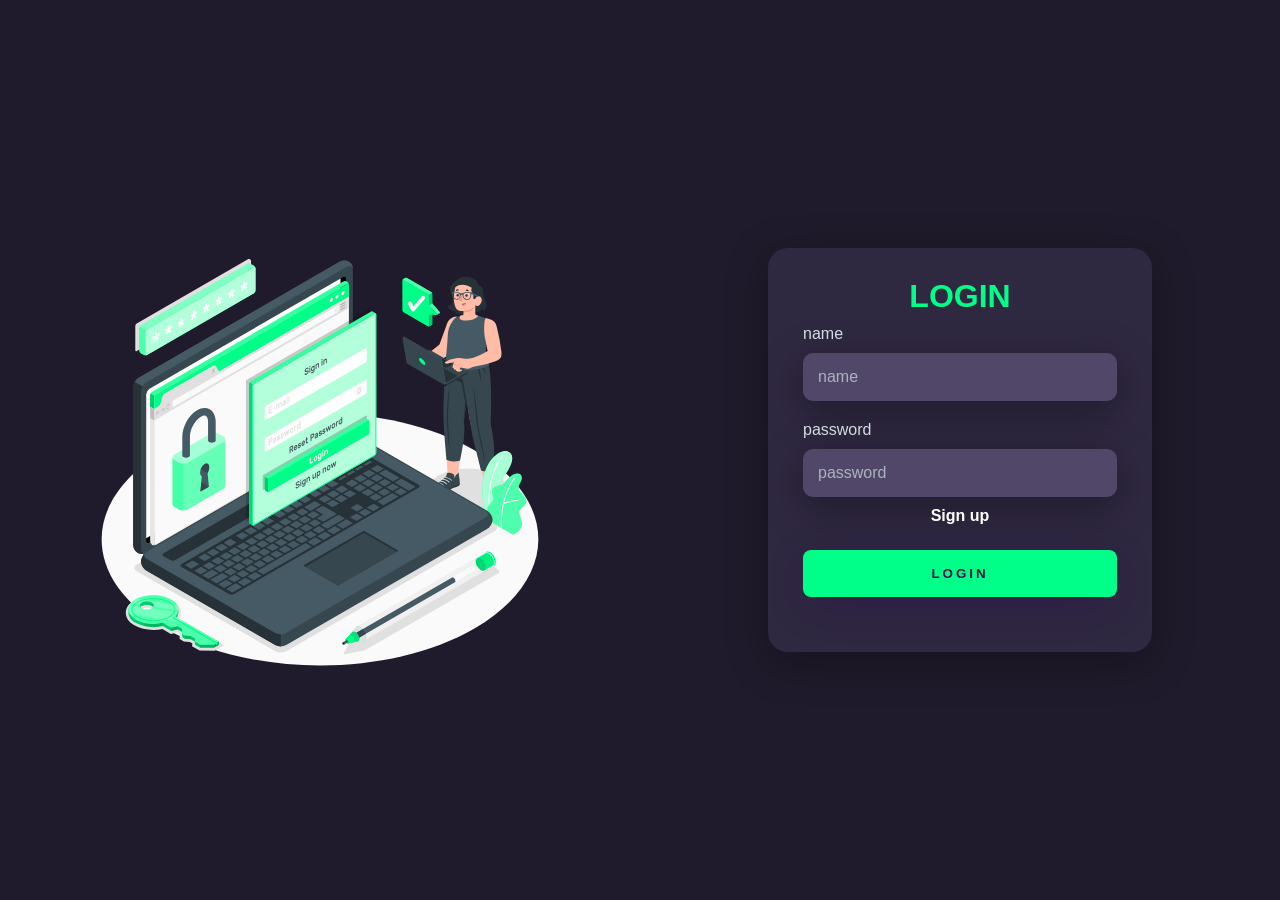
<file: index.html>
<!DOCTYPE html>
<html lang="en">
<head>
    <meta charset="UTF-8">
    <meta http-equiv="X-UA-Compatible" content="IE=edge">
    <meta name="viewport" content="width=device-width, initial-scale=1.0">
    <title>login</title>
    <link rel="stylesheet" href="style.css">
</head>
<body>
    <div class="main-login">
        <div class="left-login">
            
            <img  src="login.svg" class="left-login-img" alt="LOGIN">
        </div>
        <div class="right-login">
            <div class="card-login">
                <h1>LOGIN</h1>
                <div class="textfiled">
                    <label for="username">name</label>
                    <input type="text" id="username" placeholder="name">
                </div>
                <div class="textfiled">
                    <label for="pass">password</label>
                    <input type="password" id="pass" placeholder="password">
                </div>
                <div class="signforget">
                    <a href="sign up.html" ><b>Sign up</b></a>
             </div>
                <button class="btn-login" type="submit">login</button>
            </div>
        </div>
    </div>
</body>
</html>
</file>
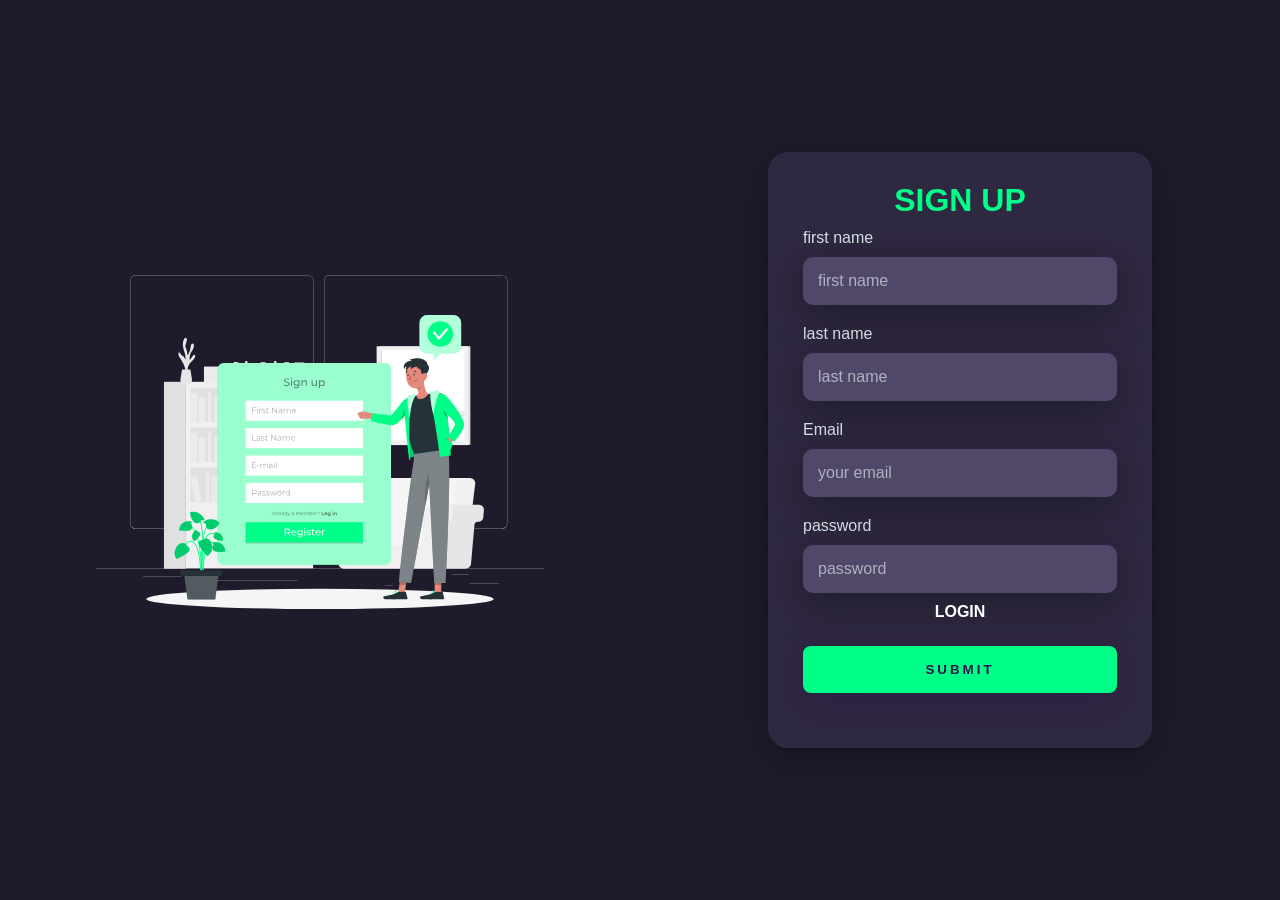
<file: sign up.html>
<!DOCTYPE html>
<html lang="en">
<head>
    <meta charset="UTF-8">
    <meta http-equiv="X-UA-Compatible" content="IE=edge">
    <meta name="viewport" content="width=device-width, initial-scale=1.0">
    <title>login</title>
    <link rel="stylesheet" href="style.css">
</head>
<body>
    <form>
    <div class="main-login">
        <div class="left-login">
            
            <img  src="reg.svg" class="left-login-img" alt="LOGIN">
        </div>
        <div class="right-login">
            <div class="card-login">
                <h1>SIGN UP</h1>
                <div class="textfiled">
                    <label for="username">first name</label>
                    <input type="text" id="username" placeholder="first name">
                </div>
                <div class="textfiled">
                    <label for="username">last  name</label>
                    <input type="text" id="username" placeholder="last name">
                </div>
                <div class="textfiled">
                    <label for="username">Email</label>
                    <input type="email" id="username" placeholder="your email">
                </div>
                <div class="textfiled">
                    <label for="pass">password</label>
                    <input type="password" id="pass" placeholder="password">
                </div>
                
                <div class="signforget">
                    <a href="index.html" ><b>LOGIN</b></a>
             </div>
                <button class="btn-login" type="submit">submit</button>
            </div>
        </div>
    </div>
</form>
</body>
</html>
</file>
<file: style.css>
@import url('https://fonts.googleapis.com/css2?family=Noto+Sans:wght@400;700&display=swap');
body{
	margin: 0;
	font-family: 'Noto sana ', sans-serif;
}
body * {
	box-sizing: border-box;
}

.main-login{
	width: 100vw;
	height: 100vh;
	background: #201b2c;
	display: flex;
	justify-content: center;
	align-items: center;
}
.left-login{
	width: 50vw;
	height:100vh;
	display: flex;
	justify-content: center;
	align-items: center;
	flex-direction: column;

}
.left-login >h1{
	font-size: 3vw;
	color: #77ffc0;
}
.left-login-img{
	width: 35vw;
}
.right-login{
	width: 50vw;
	height:100vh;
	display: flex;
	justify-content: center;
	align-items: center;
	
}
.card-login{
	width: 60%;
	display: flex;
	justify-content: center;
	align-items: center;
	flex-direction: column;
	padding: 30px 35px ;
	background: #2f2841;
	border-radius: 20px;
	box-shadow: 0px 10px  40px #00000056;
	
}
.card-login >h1{
	color:#00ff88;
	font-weight: 800;
	margin: 0;
}
.textfiled{
	width: 100%;
	display: flex;
	flex-direction: column;
	align-items: flex-start;
	justify-content: center;
	margin: 10px;

}
.textfiled > input{
	width: 100%;
	border: none;
	border-radius: 10px;
	padding: 15px;
	background-color: #514869;
	font-size: 12pt;
	box-shadow: 0px 10px  40px #00000056;
	outline: none;
	box-sizing: border-box;
}

.textfiled > label {
	color: #f0ffffde;
	margin-bottom: 10px;
} 
.textfiled > input::placeholder{
	color:#f0ffff94;
}
.signforget a{
	color:#fff ;

	text-decoration: none;
}
.btn-login{
	width: 100%;
	padding: 16px 0px;
	margin: 25px;
	border: 20px ;
	border: none;
	border-radius: 8px;
	outline: none;
	text-transform:uppercase;
	font-weight: 800;
	letter-spacing: 3px;
	color: #2b134b;
	background: #00ff88;
	cursor: pointer;
	box-shadow: 0px 10px 40px -12px;


}
@media only screen and (max-width: 950px){
	.card-login{
		width: 85%;
	}
}

@media only screen and (max-width: 600px){

	.main-login{
		flex-direction: column;
	}
.left-login >h1{
	display: none;
}
.left-login{
	width: 100%;
	height: auto;
}
.right-login{
	width: 100%;
	height: auto;
}

}
</file>
